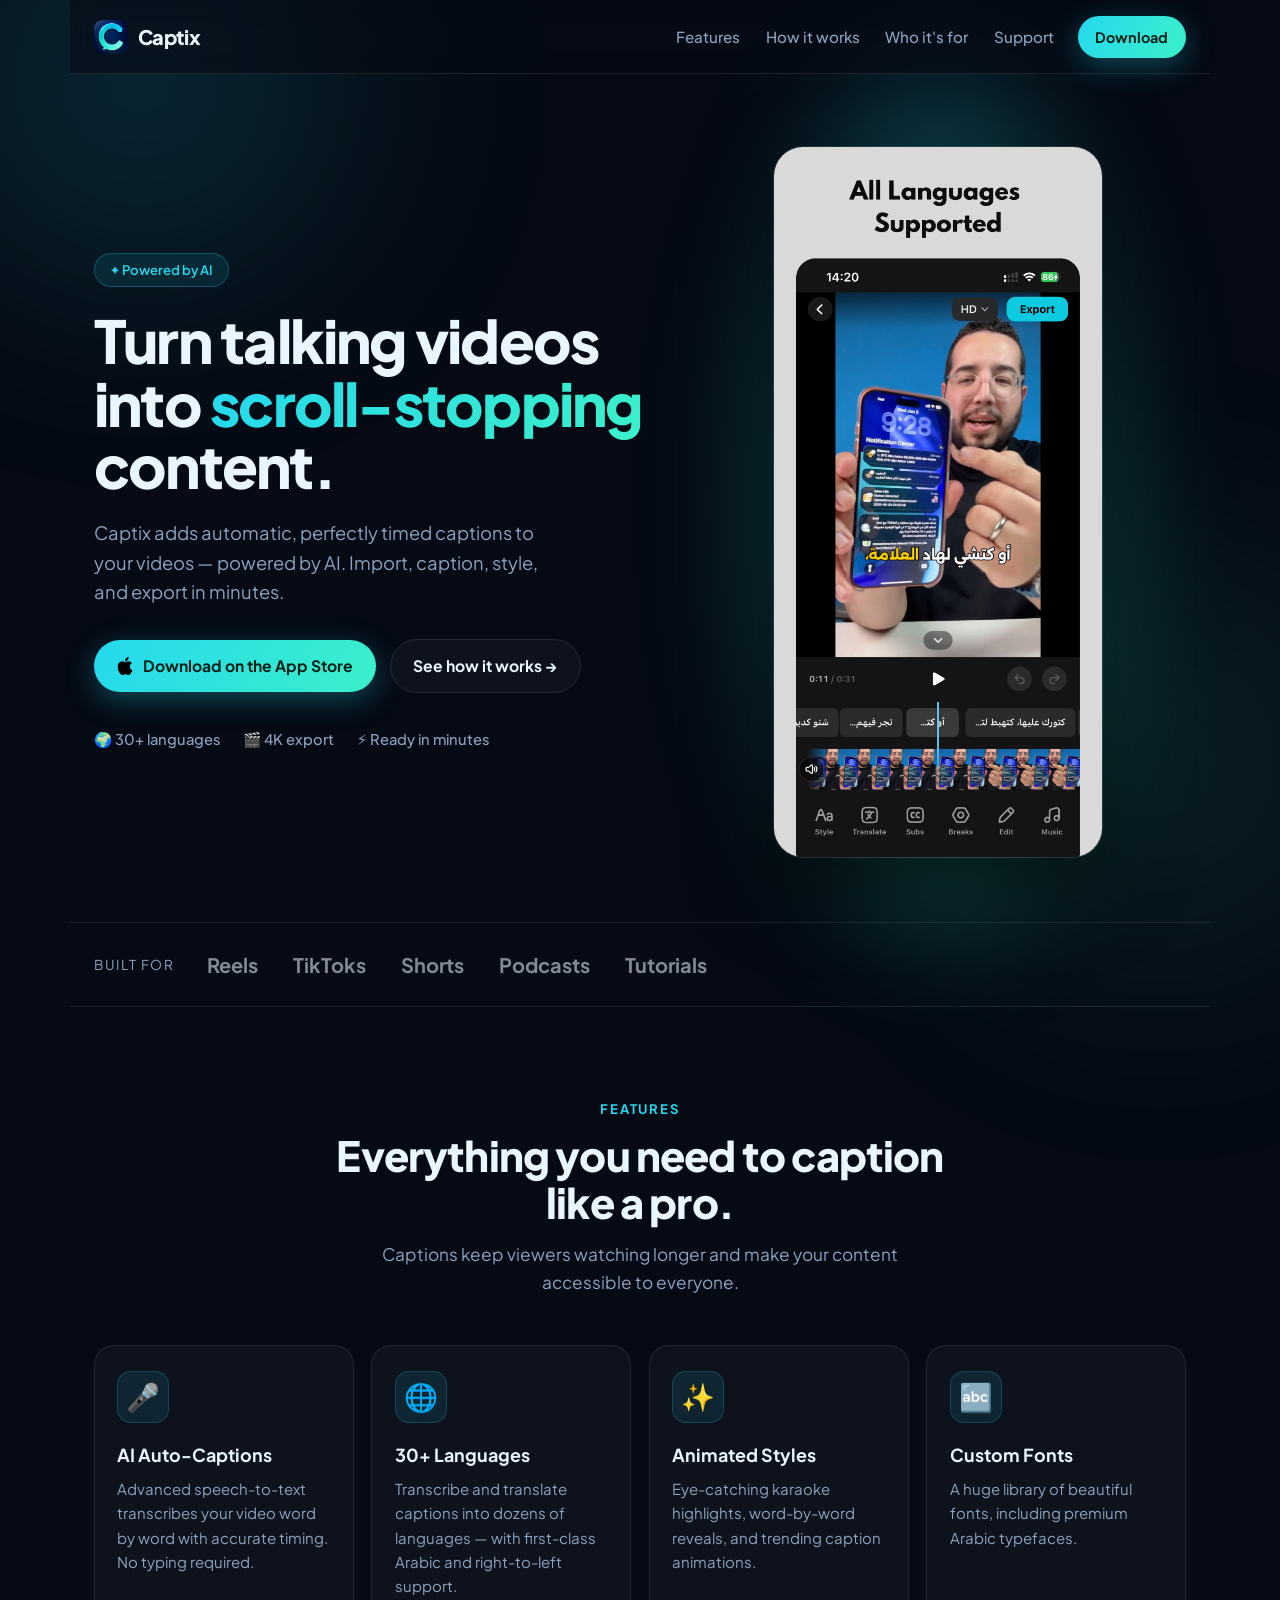
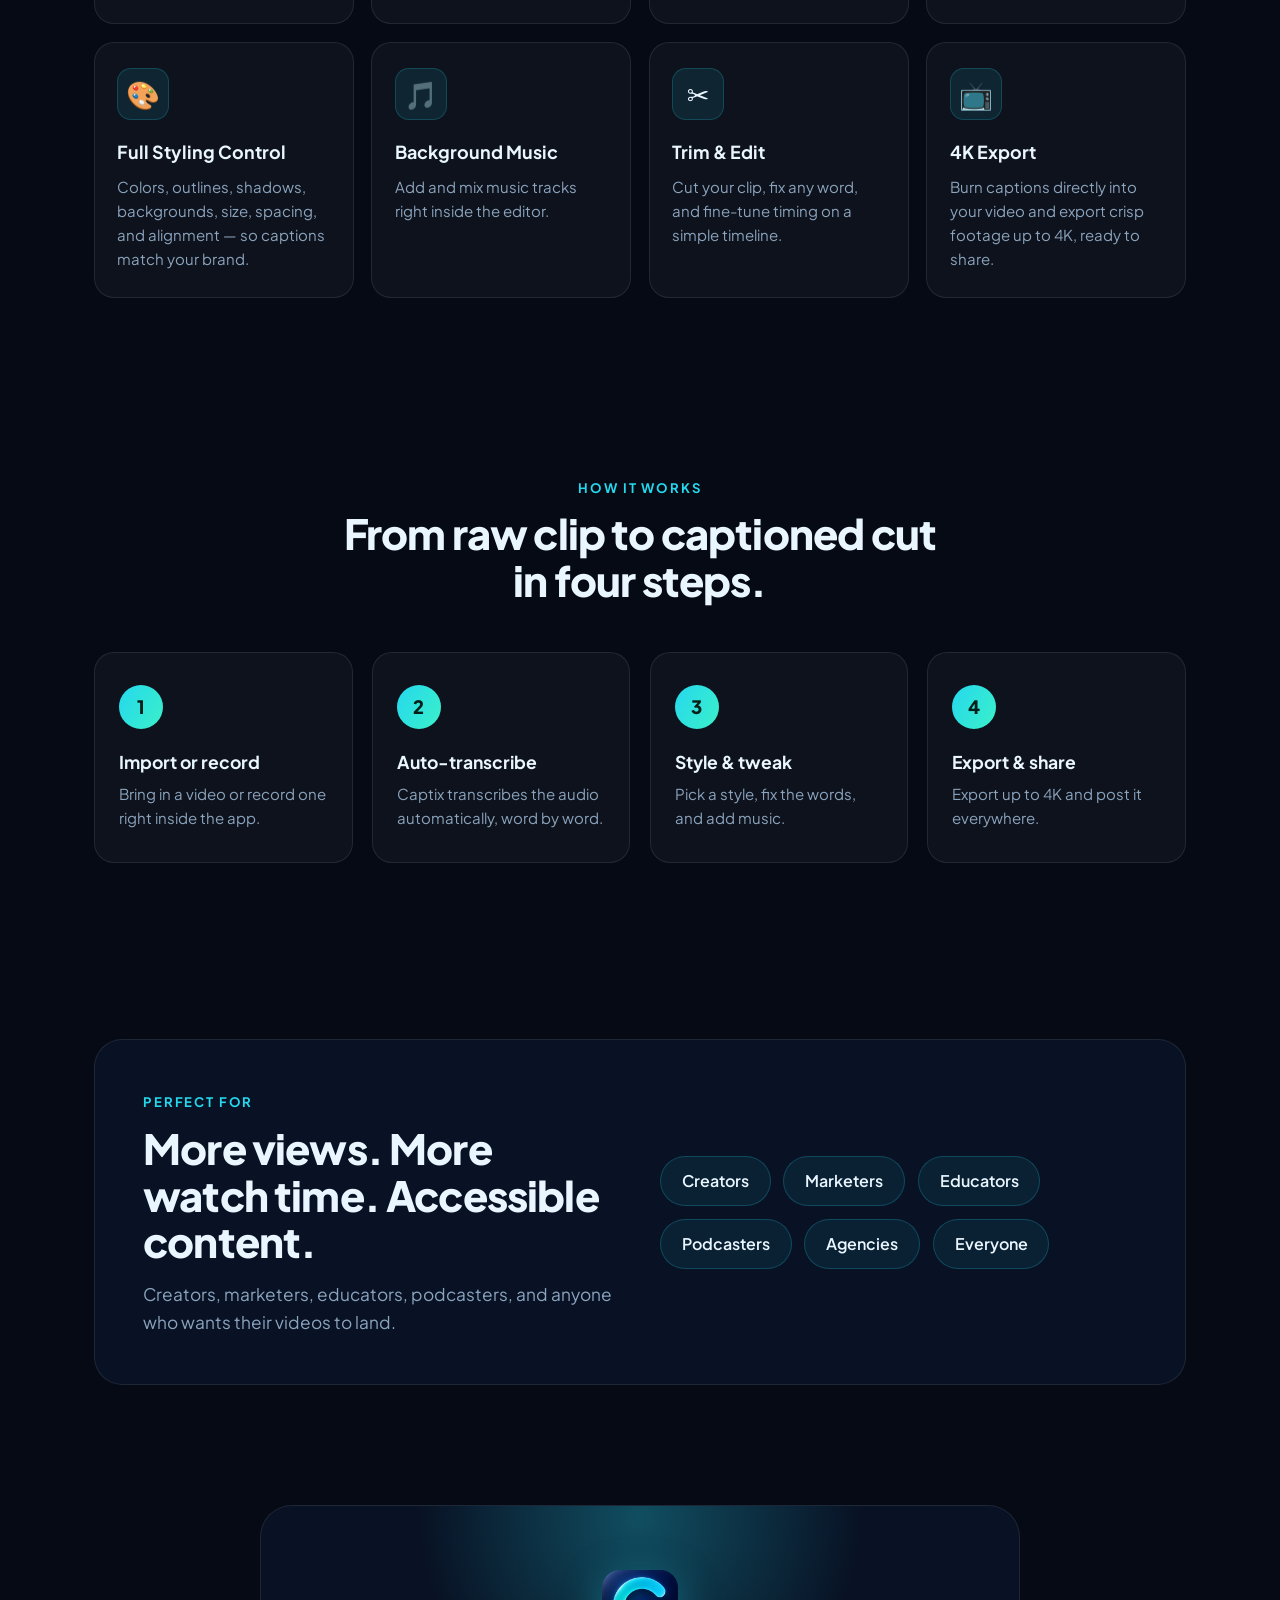
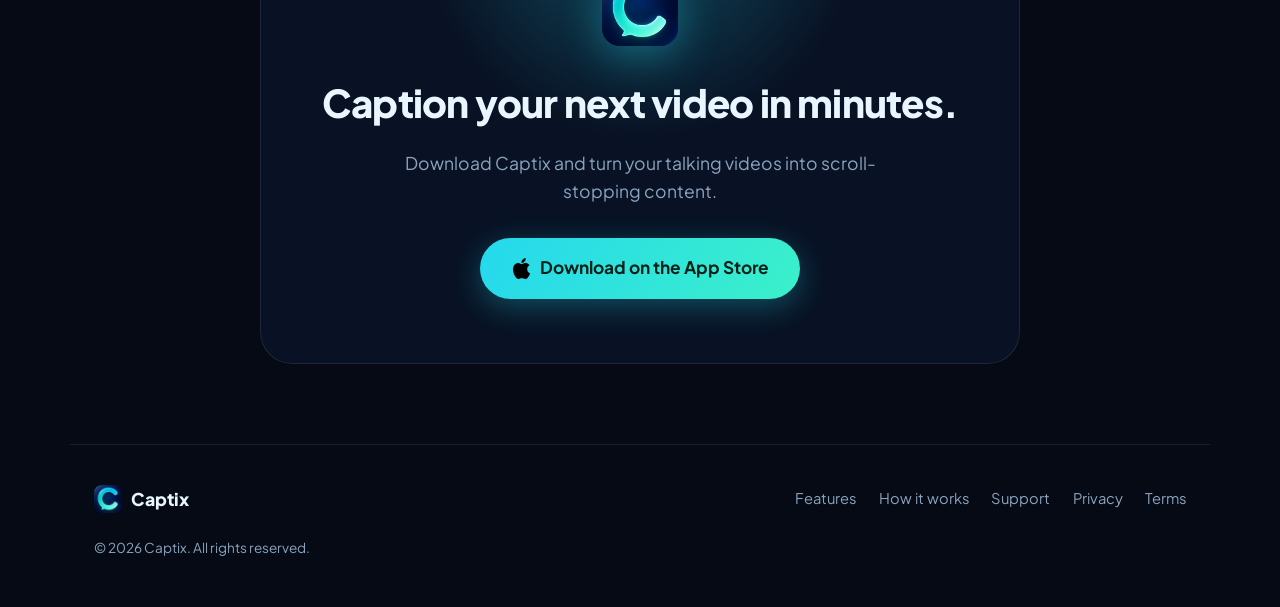
<file: index.html>
<!DOCTYPE html>
<html lang="en">
<head>
  <meta charset="UTF-8" />
  <meta name="viewport" content="width=device-width, initial-scale=1.0" />
  <title>Captix — AI Captions for Your Videos</title>
  <meta name="description" content="Captix turns your talking videos into scroll-stopping content with automatic, perfectly timed AI captions. Import, caption, style, and export in minutes." />
  <meta property="og:title" content="Captix — AI Captions for Your Videos" />
  <meta property="og:description" content="Automatic, perfectly timed captions powered by AI. Caption your next video in minutes." />
  <meta property="og:image" content="assets/logo.png" />
  <link rel="icon" type="image/png" href="assets/logo.png" />
  <link rel="preconnect" href="https://fonts.googleapis.com" />
  <link rel="preconnect" href="https://fonts.gstatic.com" crossorigin />
  <link href="https://fonts.googleapis.com/css2?family=Plus+Jakarta+Sans:wght@400;500;600;700;800&display=swap" rel="stylesheet" />
  <link rel="stylesheet" href="style.css" />
</head>
<body>
  <div class="glow glow-1" aria-hidden="true"></div>
  <div class="glow glow-2" aria-hidden="true"></div>

  <!-- NAV -->
  <header class="nav">
    <a class="brand" href="#top">
      <img src="assets/logo.png" alt="Captix logo" class="brand-logo" />
      <span class="brand-name">Captix</span>
    </a>
    <nav class="nav-links">
      <a href="#features">Features</a>
      <a href="#how">How it works</a>
      <a href="#who">Who it's for</a>
      <a href="support/">Support</a>
    </nav>
    <a href="#download" class="btn btn-primary btn-sm">Download</a>
  </header>

  <!-- HERO -->
  <section class="hero" id="top">
    <div class="hero-copy">
      <span class="pill">✦ Powered by AI</span>
      <h1>Turn talking videos into <span class="grad">scroll-stopping</span> content.</h1>
      <p class="lead">Captix adds automatic, perfectly timed captions to your videos — powered by AI. Import, caption, style, and export in minutes.</p>
      <div class="hero-actions">
        <a href="#download" class="btn btn-primary">
          <img src="assets/apple.png" alt="" aria-hidden="true" class="apple-ico" />
          Download on the App Store
        </a>
        <a href="#how" class="btn btn-ghost">See how it works →</a>
      </div>
      <div class="hero-meta">
        <span>🌍 30+ languages</span>
        <span>🎬 4K export</span>
        <span>⚡ Ready in minutes</span>
      </div>
    </div>
    <div class="hero-visual">
      <div class="phone-glow"></div>
      <img src="assets/screenshot.png" alt="Captix editor with Arabic captions" class="hero-shot" />
    </div>
  </section>

  <!-- LOGO STRIP -->
  <section class="strip">
    <span>Built for</span>
    <div class="strip-items">
      <b>Reels</b><b>TikToks</b><b>Shorts</b><b>Podcasts</b><b>Tutorials</b>
    </div>
  </section>

  <!-- FEATURES -->
  <section class="section" id="features">
    <div class="section-head">
      <span class="eyebrow">Features</span>
      <h2>Everything you need to caption like a pro.</h2>
      <p>Captions keep viewers watching longer and make your content accessible to everyone.</p>
    </div>
    <div class="grid">
      <article class="card">
        <div class="ico">🎤</div>
        <h3>AI Auto-Captions</h3>
        <p>Advanced speech-to-text transcribes your video word by word with accurate timing. No typing required.</p>
      </article>
      <article class="card">
        <div class="ico">🌐</div>
        <h3>30+ Languages</h3>
        <p>Transcribe and translate captions into dozens of languages — with first-class Arabic and right-to-left support.</p>
      </article>
      <article class="card">
        <div class="ico">✨</div>
        <h3>Animated Styles</h3>
        <p>Eye-catching karaoke highlights, word-by-word reveals, and trending caption animations.</p>
      </article>
      <article class="card">
        <div class="ico">🔤</div>
        <h3>Custom Fonts</h3>
        <p>A huge library of beautiful fonts, including premium Arabic typefaces.</p>
      </article>
      <article class="card">
        <div class="ico">🎨</div>
        <h3>Full Styling Control</h3>
        <p>Colors, outlines, shadows, backgrounds, size, spacing, and alignment — so captions match your brand.</p>
      </article>
      <article class="card">
        <div class="ico">🎵</div>
        <h3>Background Music</h3>
        <p>Add and mix music tracks right inside the editor.</p>
      </article>
      <article class="card">
        <div class="ico">✂️</div>
        <h3>Trim &amp; Edit</h3>
        <p>Cut your clip, fix any word, and fine-tune timing on a simple timeline.</p>
      </article>
      <article class="card">
        <div class="ico">📺</div>
        <h3>4K Export</h3>
        <p>Burn captions directly into your video and export crisp footage up to 4K, ready to share.</p>
      </article>
    </div>
  </section>

  <!-- HOW IT WORKS -->
  <section class="section how" id="how">
    <div class="section-head">
      <span class="eyebrow">How it works</span>
      <h2>From raw clip to captioned cut in four steps.</h2>
    </div>
    <div class="steps">
      <div class="step"><span class="num">1</span><h3>Import or record</h3><p>Bring in a video or record one right inside the app.</p></div>
      <div class="step"><span class="num">2</span><h3>Auto-transcribe</h3><p>Captix transcribes the audio automatically, word by word.</p></div>
      <div class="step"><span class="num">3</span><h3>Style &amp; tweak</h3><p>Pick a style, fix the words, and add music.</p></div>
      <div class="step"><span class="num">4</span><h3>Export &amp; share</h3><p>Export up to 4K and post it everywhere.</p></div>
    </div>
  </section>

  <!-- WHO IT'S FOR -->
  <section class="section who" id="who">
    <div class="who-inner">
      <div class="section-head left">
        <span class="eyebrow">Perfect for</span>
        <h2>More views. More watch time. Accessible content.</h2>
        <p>Creators, marketers, educators, podcasters, and anyone who wants their videos to land.</p>
      </div>
      <div class="tags">
        <span>Creators</span><span>Marketers</span><span>Educators</span>
        <span>Podcasters</span><span>Agencies</span><span>Everyone</span>
      </div>
    </div>
  </section>

  <!-- CTA / DOWNLOAD -->
  <section class="cta" id="download">
    <img src="assets/logo.png" alt="Captix logo" class="cta-logo" />
    <h2>Caption your next video in minutes.</h2>
    <p>Download Captix and turn your talking videos into scroll-stopping content.</p>
    <a href="#" class="btn btn-primary btn-lg">
      <img src="assets/apple.png" alt="" aria-hidden="true" class="apple-ico apple-ico-lg" />
      Download on the App Store
    </a>
  </section>

  <!-- FOOTER -->
  <footer class="footer">
    <div class="foot-brand">
      <img src="assets/logo.png" alt="Captix logo" />
      <span>Captix</span>
    </div>
    <nav class="foot-links">
      <a href="#features">Features</a>
      <a href="#how">How it works</a>
      <a href="support/">Support</a>
      <a href="privacy/">Privacy</a>
      <a href="terms/">Terms</a>
    </nav>
    <p class="copy">© 2026 Captix. All rights reserved.</p>
  </footer>
</body>
</html>
</file>
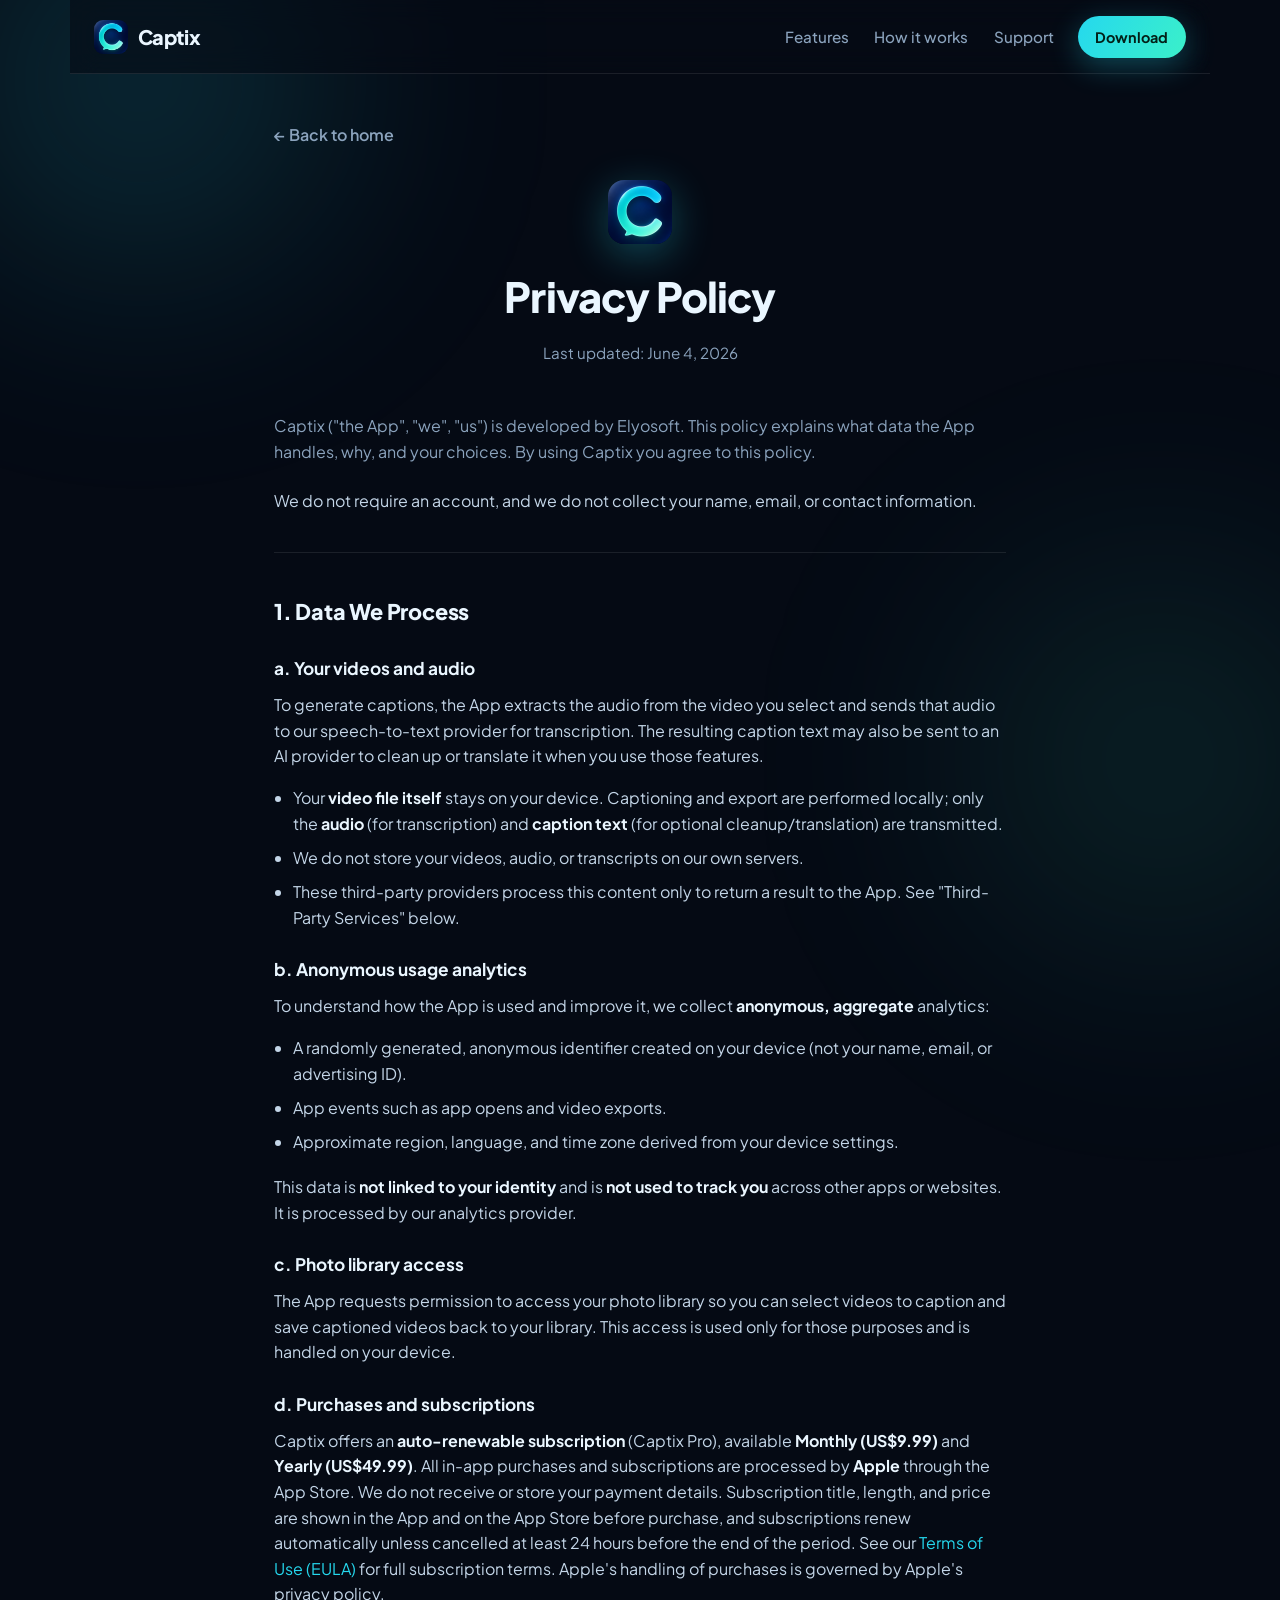
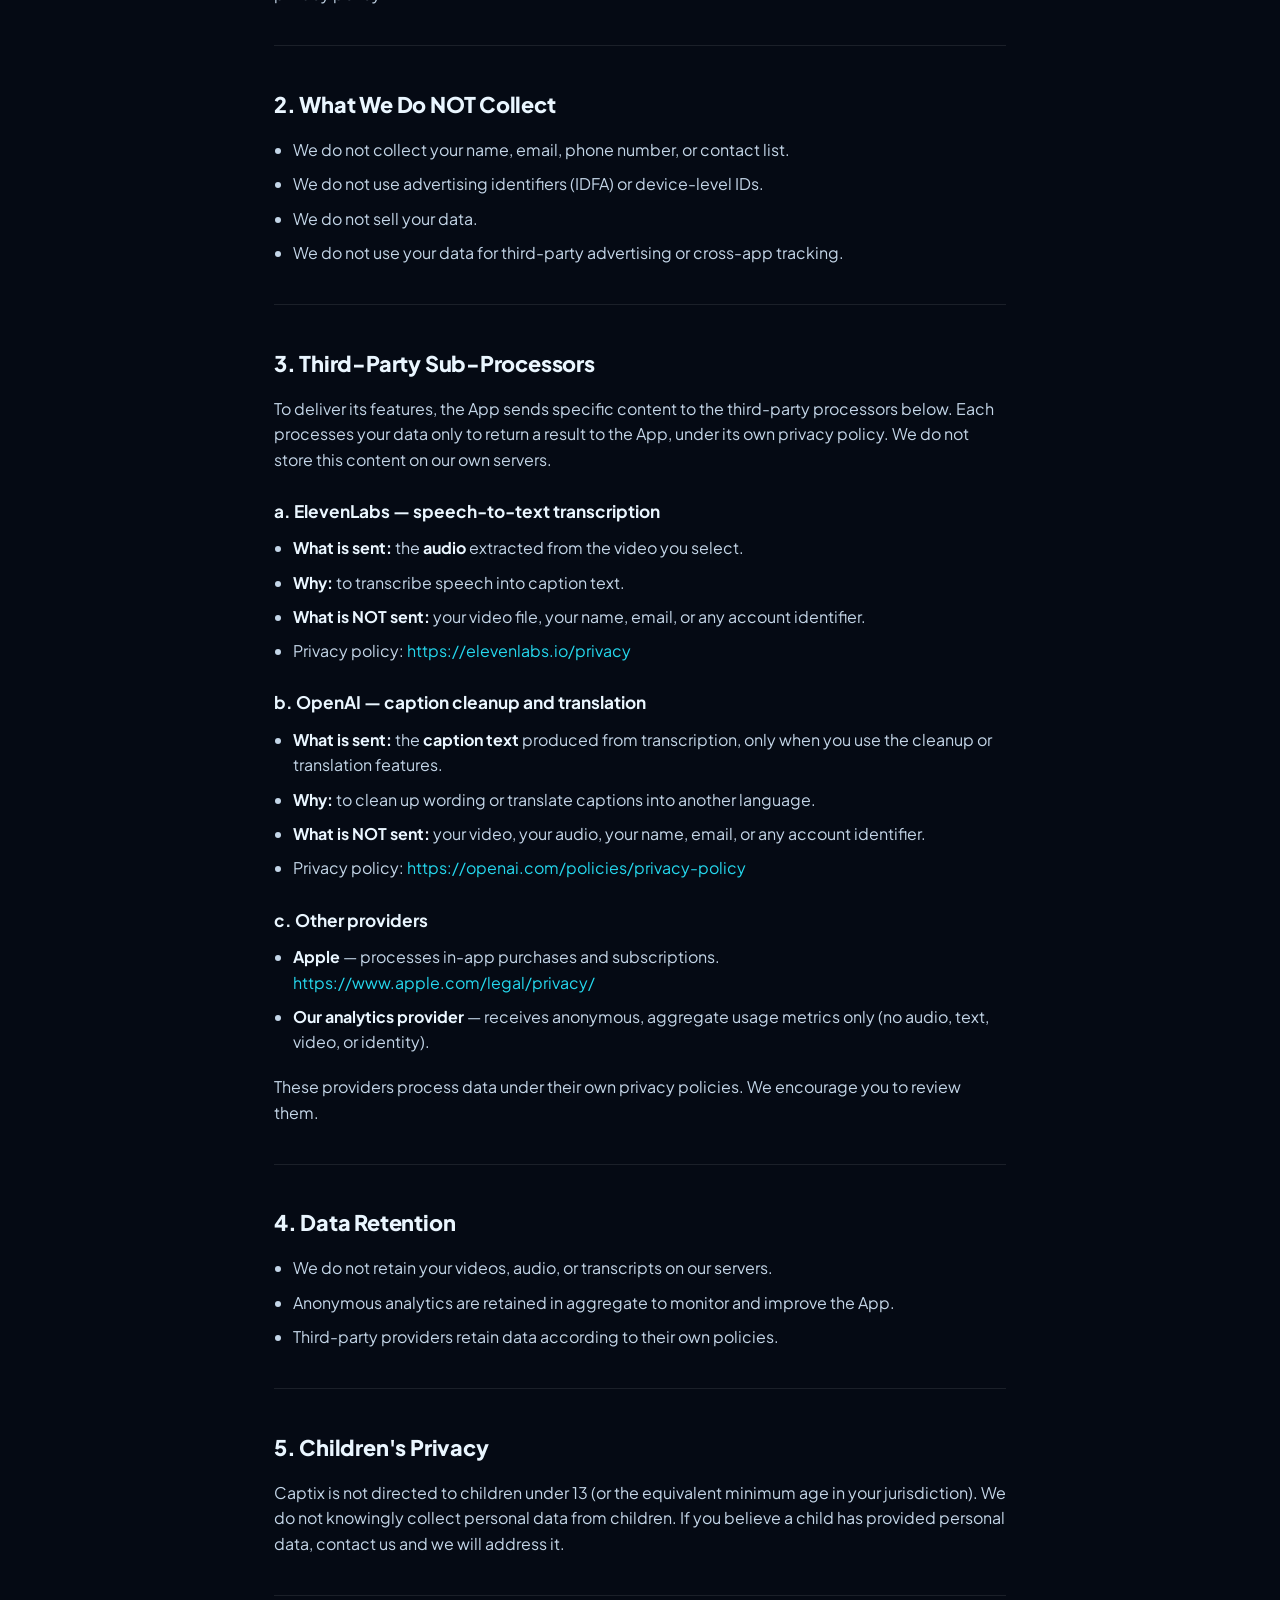
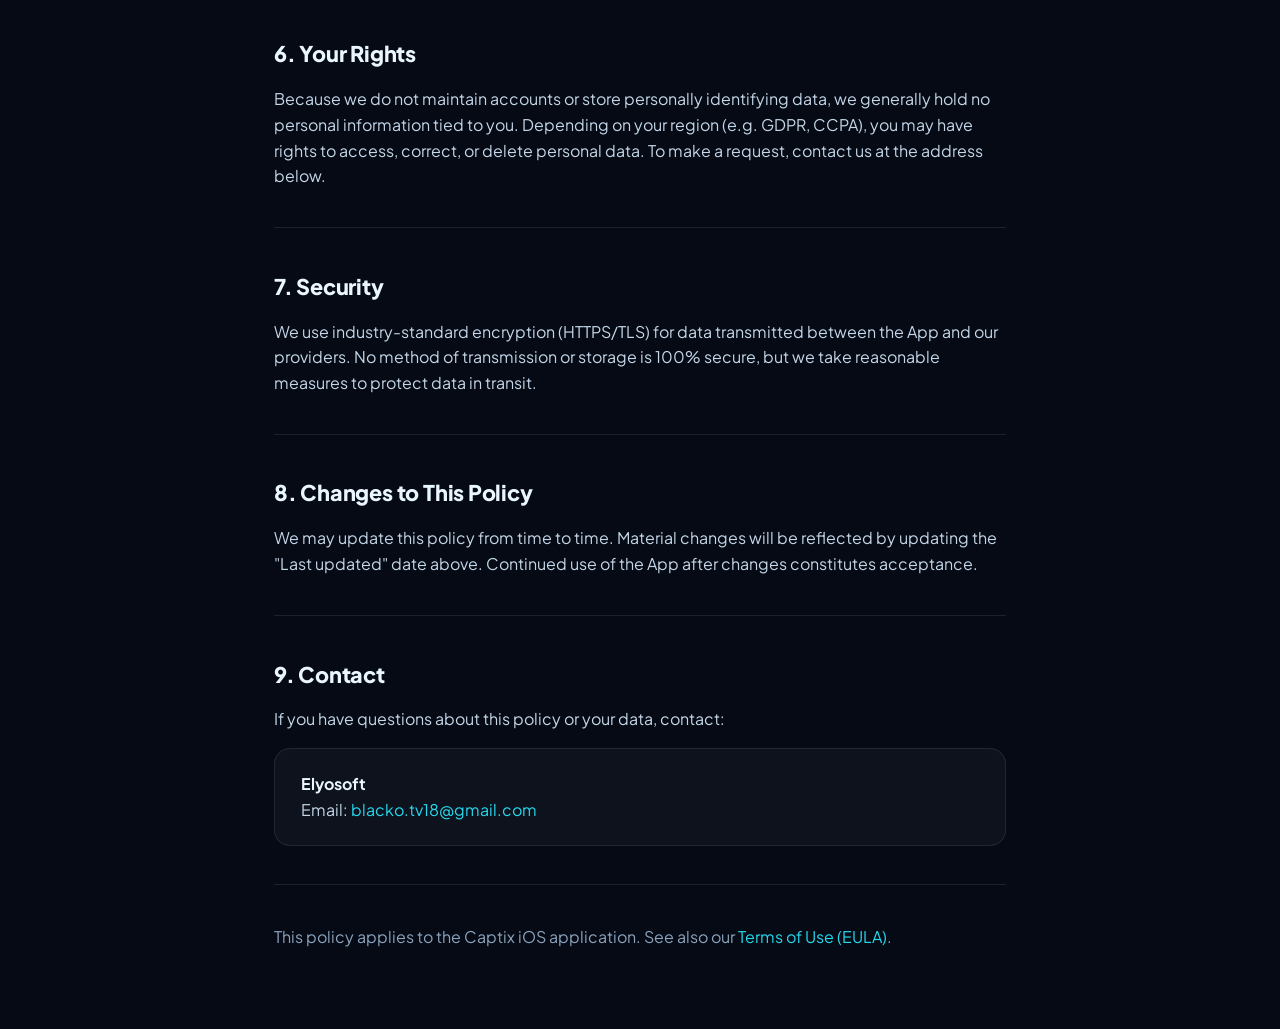
<file: privacy/index.html>
<!DOCTYPE html>
<html lang="en">
<head>
  <meta charset="UTF-8" />
  <meta name="viewport" content="width=device-width, initial-scale=1.0" />
  <title>Captix — Privacy Policy</title>
  <meta name="description" content="Privacy Policy for Captix — what data the app handles, why, and your choices." />
  <link rel="icon" type="image/png" href="../assets/logo.png" />
  <link rel="preconnect" href="https://fonts.googleapis.com" />
  <link rel="preconnect" href="https://fonts.gstatic.com" crossorigin />
  <link href="https://fonts.googleapis.com/css2?family=Plus+Jakarta+Sans:wght@400;500;600;700;800&display=swap" rel="stylesheet" />
  <link rel="stylesheet" href="../style.css" />
  <style>
    .doc { position: relative; z-index: 1; max-width: 780px; margin: 0 auto; padding: 3rem 1.5rem 5rem; }
    .doc-head { text-align: center; margin-bottom: 3rem; }
    .doc-head img { width: 64px; height: 64px; border-radius: 16px; margin: 0 auto 1.2rem; box-shadow: 0 10px 40px rgba(37,216,238,.3); }
    .doc-head h1 { font-size: clamp(1.9rem, 4.5vw, 2.6rem); letter-spacing: -.02em; font-weight: 800; }
    .doc-head .updated { color: var(--muted); margin-top: .7rem; font-size: .95rem; }
    .back-link { display: inline-flex; align-items: center; gap: .4rem; color: var(--muted); font-weight: 600; margin-bottom: 2rem; transition: color .15s; }
    .back-link:hover { color: var(--ink); }
    .doc-body { color: #c4d6e8; font-size: 1rem; }
    .doc-body .intro { color: var(--muted); margin-bottom: 1.5rem; }
    .doc-body h2 {
      font-size: 1.35rem; font-weight: 800; color: var(--ink);
      margin: 2.6rem 0 .9rem; letter-spacing: -.01em;
    }
    .doc-body h3 { font-size: 1.08rem; font-weight: 700; color: var(--ink); margin: 1.6rem 0 .6rem; }
    .doc-body p { margin-bottom: 1rem; }
    .doc-body ul { margin: 0 0 1.2rem 1.2rem; }
    .doc-body li { margin-bottom: .55rem; }
    .doc-body a { color: var(--cyan); word-break: break-word; }
    .doc-body strong { color: var(--ink); }
    .doc-body hr { border: none; border-top: 1px solid var(--line); margin: 2.4rem 0; }
    .contact-block {
      background: var(--surface); border: 1px solid var(--line); border-radius: 16px;
      padding: 1.4rem 1.6rem; margin-top: 1rem;
    }
  </style>
</head>
<body>
  <div class="glow glow-1" aria-hidden="true"></div>
  <div class="glow glow-2" aria-hidden="true"></div>

  <header class="nav">
    <a class="brand" href="../index.html">
      <img src="../assets/logo.png" alt="Captix logo" class="brand-logo" />
      <span class="brand-name">Captix</span>
    </a>
    <nav class="nav-links">
      <a href="../index.html#features">Features</a>
      <a href="../index.html#how">How it works</a>
      <a href="../support/">Support</a>
    </nav>
    <a href="../index.html#download" class="btn btn-primary btn-sm">Download</a>
  </header>

  <main class="doc">
    <a href="../index.html" class="back-link">← Back to home</a>

    <div class="doc-head">
      <img src="../assets/logo.png" alt="Captix logo" />
      <h1>Privacy Policy</h1>
      <p class="updated">Last updated: June 4, 2026</p>
    </div>

    <div class="doc-body">
      <p class="intro">Captix ("the App", "we", "us") is developed by Elyosoft. This policy explains what data the App handles, why, and your choices. By using Captix you agree to this policy.</p>
      <p>We do not require an account, and we do not collect your name, email, or contact information.</p>

      <hr />

      <h2>1. Data We Process</h2>

      <h3>a. Your videos and audio</h3>
      <p>To generate captions, the App extracts the audio from the video you select and sends that audio to our speech-to-text provider for transcription. The resulting caption text may also be sent to an AI provider to clean up or translate it when you use those features.</p>
      <ul>
        <li>Your <strong>video file itself</strong> stays on your device. Captioning and export are performed locally; only the <strong>audio</strong> (for transcription) and <strong>caption text</strong> (for optional cleanup/translation) are transmitted.</li>
        <li>We do not store your videos, audio, or transcripts on our own servers.</li>
        <li>These third-party providers process this content only to return a result to the App. See "Third-Party Services" below.</li>
      </ul>

      <h3>b. Anonymous usage analytics</h3>
      <p>To understand how the App is used and improve it, we collect <strong>anonymous, aggregate</strong> analytics:</p>
      <ul>
        <li>A randomly generated, anonymous identifier created on your device (not your name, email, or advertising ID).</li>
        <li>App events such as app opens and video exports.</li>
        <li>Approximate region, language, and time zone derived from your device settings.</li>
      </ul>
      <p>This data is <strong>not linked to your identity</strong> and is <strong>not used to track you</strong> across other apps or websites. It is processed by our analytics provider.</p>

      <h3>c. Photo library access</h3>
      <p>The App requests permission to access your photo library so you can select videos to caption and save captioned videos back to your library. This access is used only for those purposes and is handled on your device.</p>

      <h3>d. Purchases and subscriptions</h3>
      <p>Captix offers an <strong>auto-renewable subscription</strong> (Captix Pro), available <strong>Monthly (US$9.99)</strong> and <strong>Yearly (US$49.99)</strong>. All in-app purchases and subscriptions are processed by <strong>Apple</strong> through the App Store. We do not receive or store your payment details. Subscription title, length, and price are shown in the App and on the App Store before purchase, and subscriptions renew automatically unless cancelled at least 24 hours before the end of the period. See our <a href="../terms/">Terms of Use (EULA)</a> for full subscription terms. Apple's handling of purchases is governed by Apple's privacy policy.</p>

      <hr />

      <h2>2. What We Do NOT Collect</h2>
      <ul>
        <li>We do not collect your name, email, phone number, or contact list.</li>
        <li>We do not use advertising identifiers (IDFA) or device-level IDs.</li>
        <li>We do not sell your data.</li>
        <li>We do not use your data for third-party advertising or cross-app tracking.</li>
      </ul>

      <hr />

      <h2>3. Third-Party Sub-Processors</h2>
      <p>To deliver its features, the App sends specific content to the third-party processors below. Each processes your data only to return a result to the App, under its own privacy policy. We do not store this content on our own servers.</p>

      <h3>a. ElevenLabs — speech-to-text transcription</h3>
      <ul>
        <li><strong>What is sent:</strong> the <strong>audio</strong> extracted from the video you select.</li>
        <li><strong>Why:</strong> to transcribe speech into caption text.</li>
        <li><strong>What is NOT sent:</strong> your video file, your name, email, or any account identifier.</li>
        <li>Privacy policy: <a href="https://elevenlabs.io/privacy" target="_blank" rel="noopener">https://elevenlabs.io/privacy</a></li>
      </ul>

      <h3>b. OpenAI — caption cleanup and translation</h3>
      <ul>
        <li><strong>What is sent:</strong> the <strong>caption text</strong> produced from transcription, only when you use the cleanup or translation features.</li>
        <li><strong>Why:</strong> to clean up wording or translate captions into another language.</li>
        <li><strong>What is NOT sent:</strong> your video, your audio, your name, email, or any account identifier.</li>
        <li>Privacy policy: <a href="https://openai.com/policies/privacy-policy" target="_blank" rel="noopener">https://openai.com/policies/privacy-policy</a></li>
      </ul>

      <h3>c. Other providers</h3>
      <ul>
        <li><strong>Apple</strong> — processes in-app purchases and subscriptions. <a href="https://www.apple.com/legal/privacy/" target="_blank" rel="noopener">https://www.apple.com/legal/privacy/</a></li>
        <li><strong>Our analytics provider</strong> — receives anonymous, aggregate usage metrics only (no audio, text, video, or identity).</li>
      </ul>
      <p>These providers process data under their own privacy policies. We encourage you to review them.</p>

      <hr />

      <h2>4. Data Retention</h2>
      <ul>
        <li>We do not retain your videos, audio, or transcripts on our servers.</li>
        <li>Anonymous analytics are retained in aggregate to monitor and improve the App.</li>
        <li>Third-party providers retain data according to their own policies.</li>
      </ul>

      <hr />

      <h2>5. Children's Privacy</h2>
      <p>Captix is not directed to children under 13 (or the equivalent minimum age in your jurisdiction). We do not knowingly collect personal data from children. If you believe a child has provided personal data, contact us and we will address it.</p>

      <hr />

      <h2>6. Your Rights</h2>
      <p>Because we do not maintain accounts or store personally identifying data, we generally hold no personal information tied to you. Depending on your region (e.g. GDPR, CCPA), you may have rights to access, correct, or delete personal data. To make a request, contact us at the address below.</p>

      <hr />

      <h2>7. Security</h2>
      <p>We use industry-standard encryption (HTTPS/TLS) for data transmitted between the App and our providers. No method of transmission or storage is 100% secure, but we take reasonable measures to protect data in transit.</p>

      <hr />

      <h2>8. Changes to This Policy</h2>
      <p>We may update this policy from time to time. Material changes will be reflected by updating the "Last updated" date above. Continued use of the App after changes constitutes acceptance.</p>

      <hr />

      <h2>9. Contact</h2>
      <p>If you have questions about this policy or your data, contact:</p>
      <div class="contact-block">
        <p style="margin:0;"><strong>Elyosoft</strong><br />
        Email: <a href="mailto:blacko.tv18@gmail.com?subject=Captix%20Privacy">blacko.tv18@gmail.com</a></p>
      </div>

      <hr />

      <p class="intro" style="margin-bottom:0;">This policy applies to the Captix iOS application. See also our <a href="../terms/">Terms of Use (EULA)</a>.</p>
    </div>
  </main>
</body>
</html>
</file>
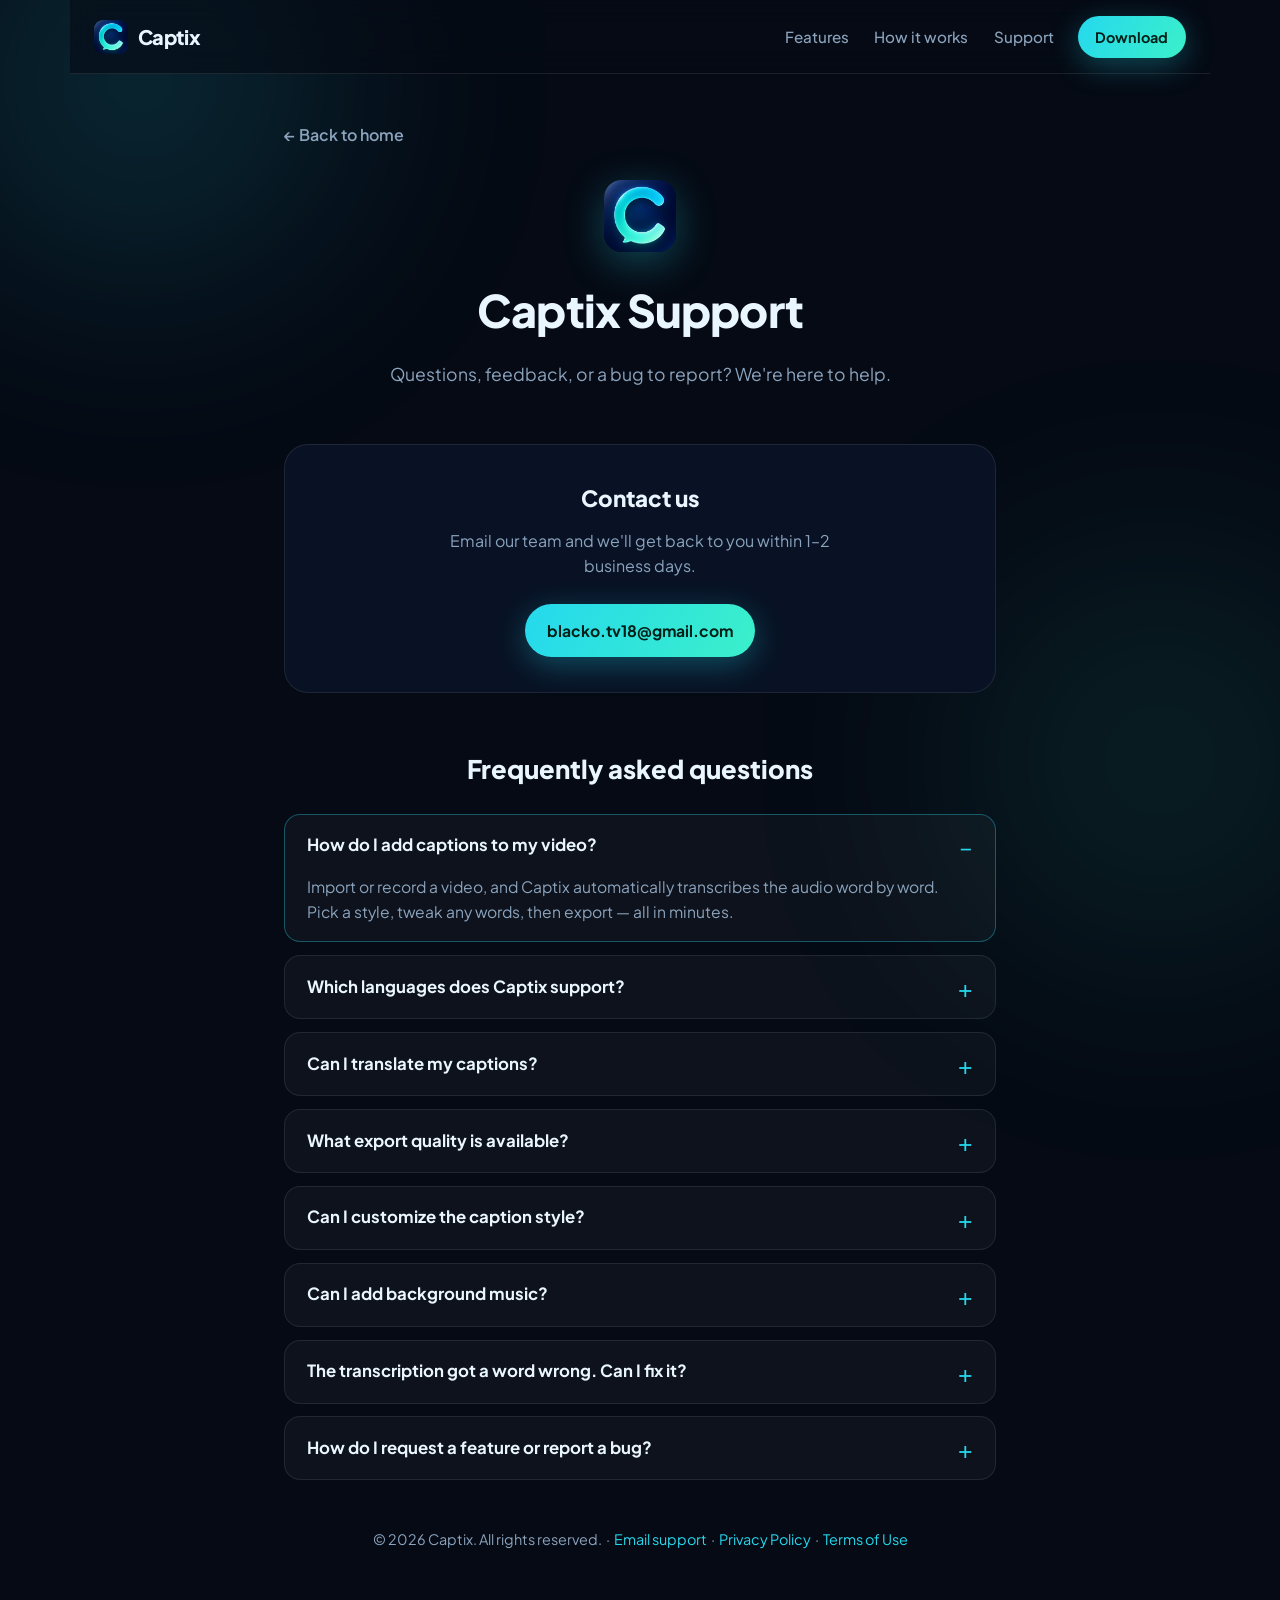
<file: support/index.html>
<!DOCTYPE html>
<html lang="en">
<head>
  <meta charset="UTF-8" />
  <meta name="viewport" content="width=device-width, initial-scale=1.0" />
  <title>Captix — Support</title>
  <meta name="description" content="Get help with Captix. FAQs, contact, and support for AI video captions." />
  <link rel="icon" type="image/png" href="../assets/logo.png" />
  <link rel="preconnect" href="https://fonts.googleapis.com" />
  <link rel="preconnect" href="https://fonts.gstatic.com" crossorigin />
  <link href="https://fonts.googleapis.com/css2?family=Plus+Jakarta+Sans:wght@400;500;600;700;800&display=swap" rel="stylesheet" />
  <link rel="stylesheet" href="../style.css" />
  <style>
    .support-main { position: relative; z-index: 1; max-width: 760px; margin: 0 auto; padding: 3rem 1.5rem 5rem; }
    .support-hero { text-align: center; margin-bottom: 3.5rem; }
    .support-hero img { width: 72px; height: 72px; border-radius: 18px; margin: 0 auto 1.4rem; box-shadow: 0 10px 40px rgba(37,216,238,.3); }
    .support-hero h1 { font-size: clamp(2rem, 5vw, 2.8rem); letter-spacing: -.02em; font-weight: 800; }
    .support-hero p { color: var(--muted); margin-top: .9rem; font-size: 1.1rem; }
    .contact-card {
      background: var(--bg-2); border: 1px solid var(--line); border-radius: 24px;
      padding: 2.2rem; text-align: center; margin-bottom: 3.5rem;
    }
    .contact-card h2 { font-size: 1.4rem; font-weight: 800; }
    .contact-card p { color: var(--muted); margin: .7rem auto 1.6rem; max-width: 28rem; }
    .contact-email { font-weight: 700; }
    .faq h2 { font-size: 1.6rem; font-weight: 800; margin-bottom: 1.5rem; text-align: center; }
    details {
      background: var(--surface); border: 1px solid var(--line); border-radius: 16px;
      padding: 1.1rem 1.4rem; margin-bottom: .8rem; transition: border-color .2s;
    }
    details[open] { border-color: rgba(37,216,238,.35); }
    summary {
      cursor: pointer; font-weight: 700; font-size: 1.05rem; list-style: none;
      display: flex; justify-content: space-between; align-items: center; gap: 1rem;
    }
    summary::-webkit-details-marker { display: none; }
    summary::after { content: "+"; color: var(--cyan); font-size: 1.5rem; font-weight: 400; line-height: 1; }
    details[open] summary::after { content: "–"; }
    details p { color: var(--muted); margin-top: .9rem; font-size: .98rem; }
    .back-link { display: inline-flex; align-items: center; gap: .4rem; color: var(--muted); font-weight: 600; margin-bottom: 2rem; transition: color .15s; }
    .back-link:hover { color: var(--ink); }
    .legal { text-align: center; color: var(--muted); font-size: .9rem; margin-top: 3rem; }
    .legal a { color: var(--cyan); }
  </style>
</head>
<body>
  <div class="glow glow-1" aria-hidden="true"></div>
  <div class="glow glow-2" aria-hidden="true"></div>

  <header class="nav">
    <a class="brand" href="../index.html">
      <img src="../assets/logo.png" alt="Captix logo" class="brand-logo" />
      <span class="brand-name">Captix</span>
    </a>
    <nav class="nav-links">
      <a href="../index.html#features">Features</a>
      <a href="../index.html#how">How it works</a>
      <a href="./">Support</a>
    </nav>
    <a href="../index.html#download" class="btn btn-primary btn-sm">Download</a>
  </header>

  <main class="support-main">
    <a href="../index.html" class="back-link">← Back to home</a>

    <div class="support-hero">
      <img src="../assets/logo.png" alt="Captix logo" />
      <h1>Captix Support</h1>
      <p>Questions, feedback, or a bug to report? We're here to help.</p>
    </div>

    <section class="contact-card">
      <h2>Contact us</h2>
      <p>Email our team and we'll get back to you within 1–2 business days.</p>
      <a href="mailto:blacko.tv18@gmail.com?subject=Captix%20Support" class="btn btn-primary contact-email">blacko.tv18@gmail.com</a>
    </section>

    <section class="faq">
      <h2>Frequently asked questions</h2>

      <details open>
        <summary>How do I add captions to my video?</summary>
        <p>Import or record a video, and Captix automatically transcribes the audio word by word. Pick a style, tweak any words, then export — all in minutes.</p>
      </details>

      <details>
        <summary>Which languages does Captix support?</summary>
        <p>Captix transcribes and translates captions into 30+ languages, with first-class Arabic and full right-to-left (RTL) support.</p>
      </details>

      <details>
        <summary>Can I translate my captions?</summary>
        <p>Yes. Use the Translate tool in the editor to convert your captions into dozens of languages.</p>
      </details>

      <details>
        <summary>What export quality is available?</summary>
        <p>Captix burns captions directly into your video and exports crisp footage up to 4K, ready to share on Reels, TikTok, Shorts, and more.</p>
      </details>

      <details>
        <summary>Can I customize the caption style?</summary>
        <p>Absolutely. Control colors, outlines, shadows, backgrounds, size, spacing, alignment, and fonts — including premium Arabic typefaces — plus animated karaoke and word-by-word reveals.</p>
      </details>

      <details>
        <summary>Can I add background music?</summary>
        <p>Yes. Add and mix music tracks right inside the editor before you export.</p>
      </details>

      <details>
        <summary>The transcription got a word wrong. Can I fix it?</summary>
        <p>Yes. Tap any word on the timeline to edit the text or fine-tune its timing.</p>
      </details>

      <details>
        <summary>How do I request a feature or report a bug?</summary>
        <p>Email us at blacko.tv18@gmail.com with as much detail as possible — including your device model and iOS version for bug reports. We read every message.</p>
      </details>
    </section>

    <p class="legal">
      © 2026 Captix. All rights reserved. &nbsp;·&nbsp;
      <a href="mailto:blacko.tv18@gmail.com?subject=Captix%20Support">Email support</a> &nbsp;·&nbsp;
      <a href="../privacy/">Privacy Policy</a> &nbsp;·&nbsp;
      <a href="../terms/">Terms of Use</a>
    </p>
  </main>
</body>
</html>
</file>
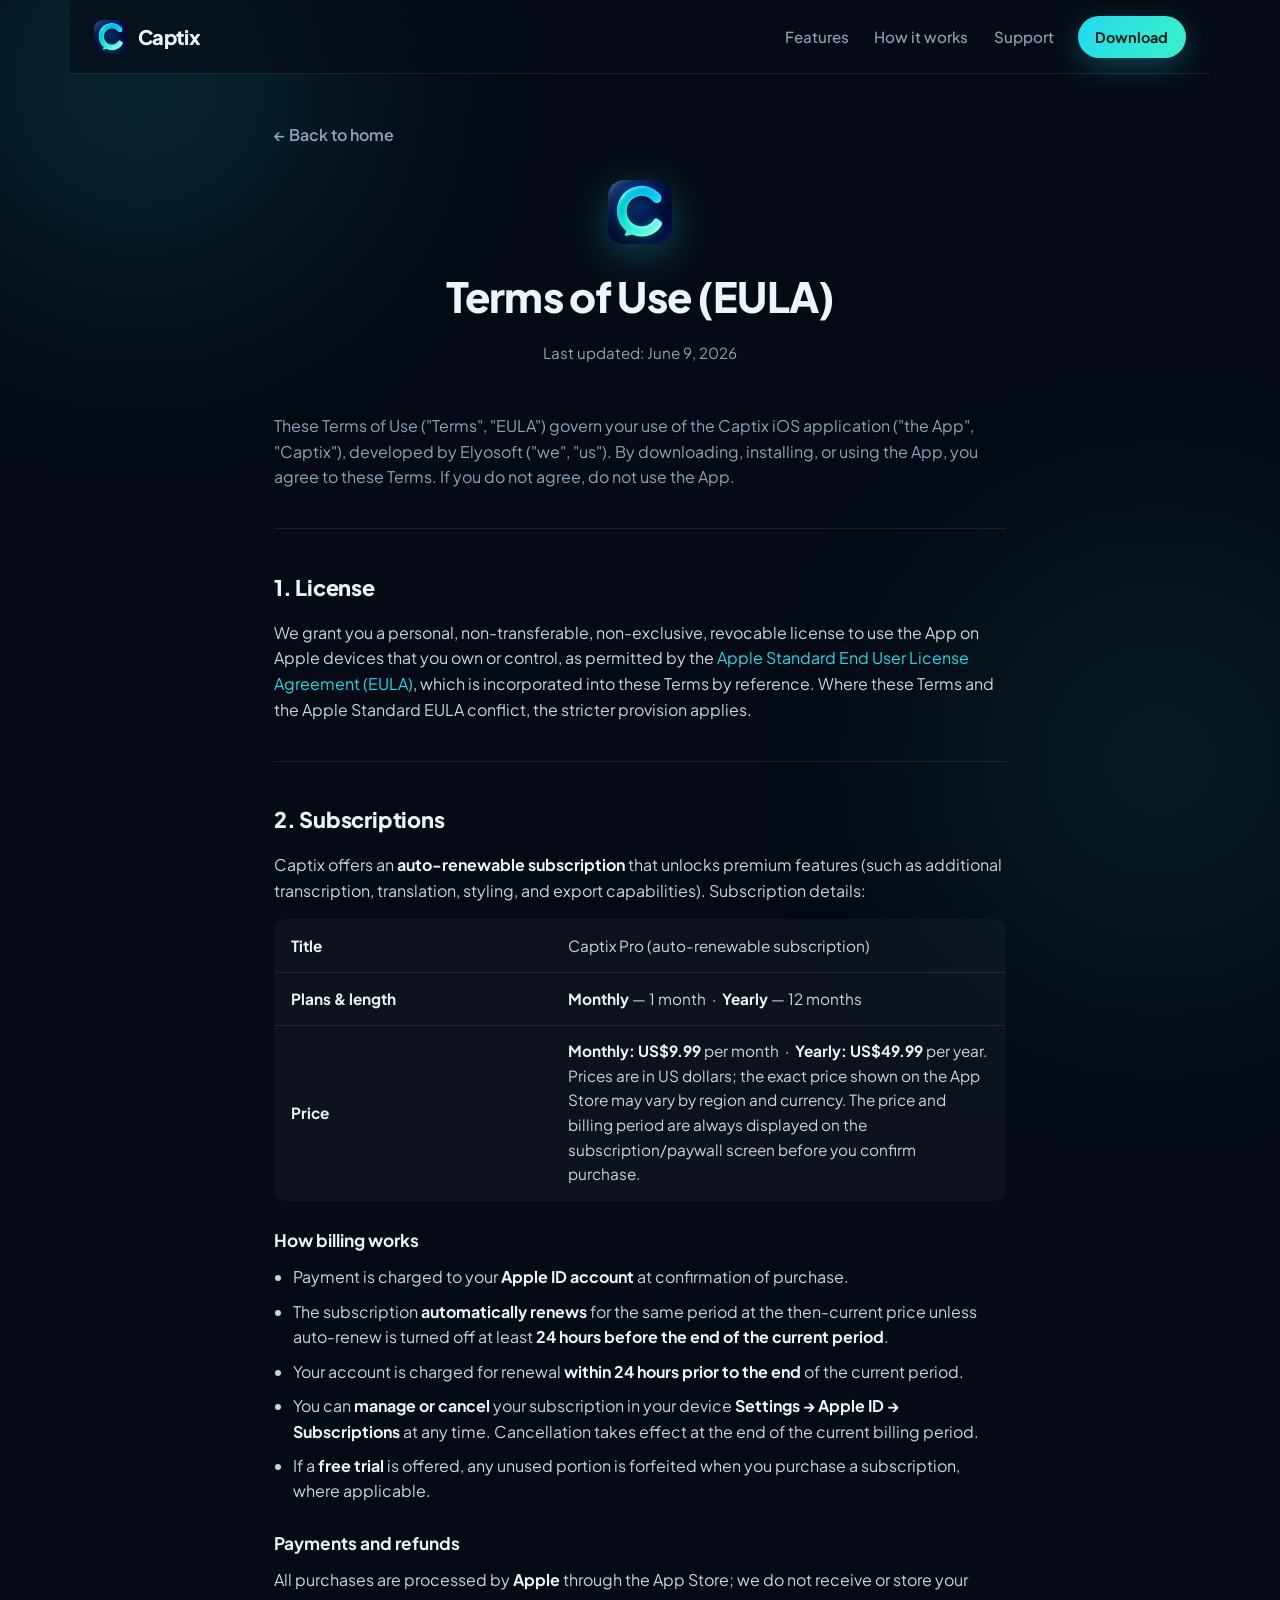
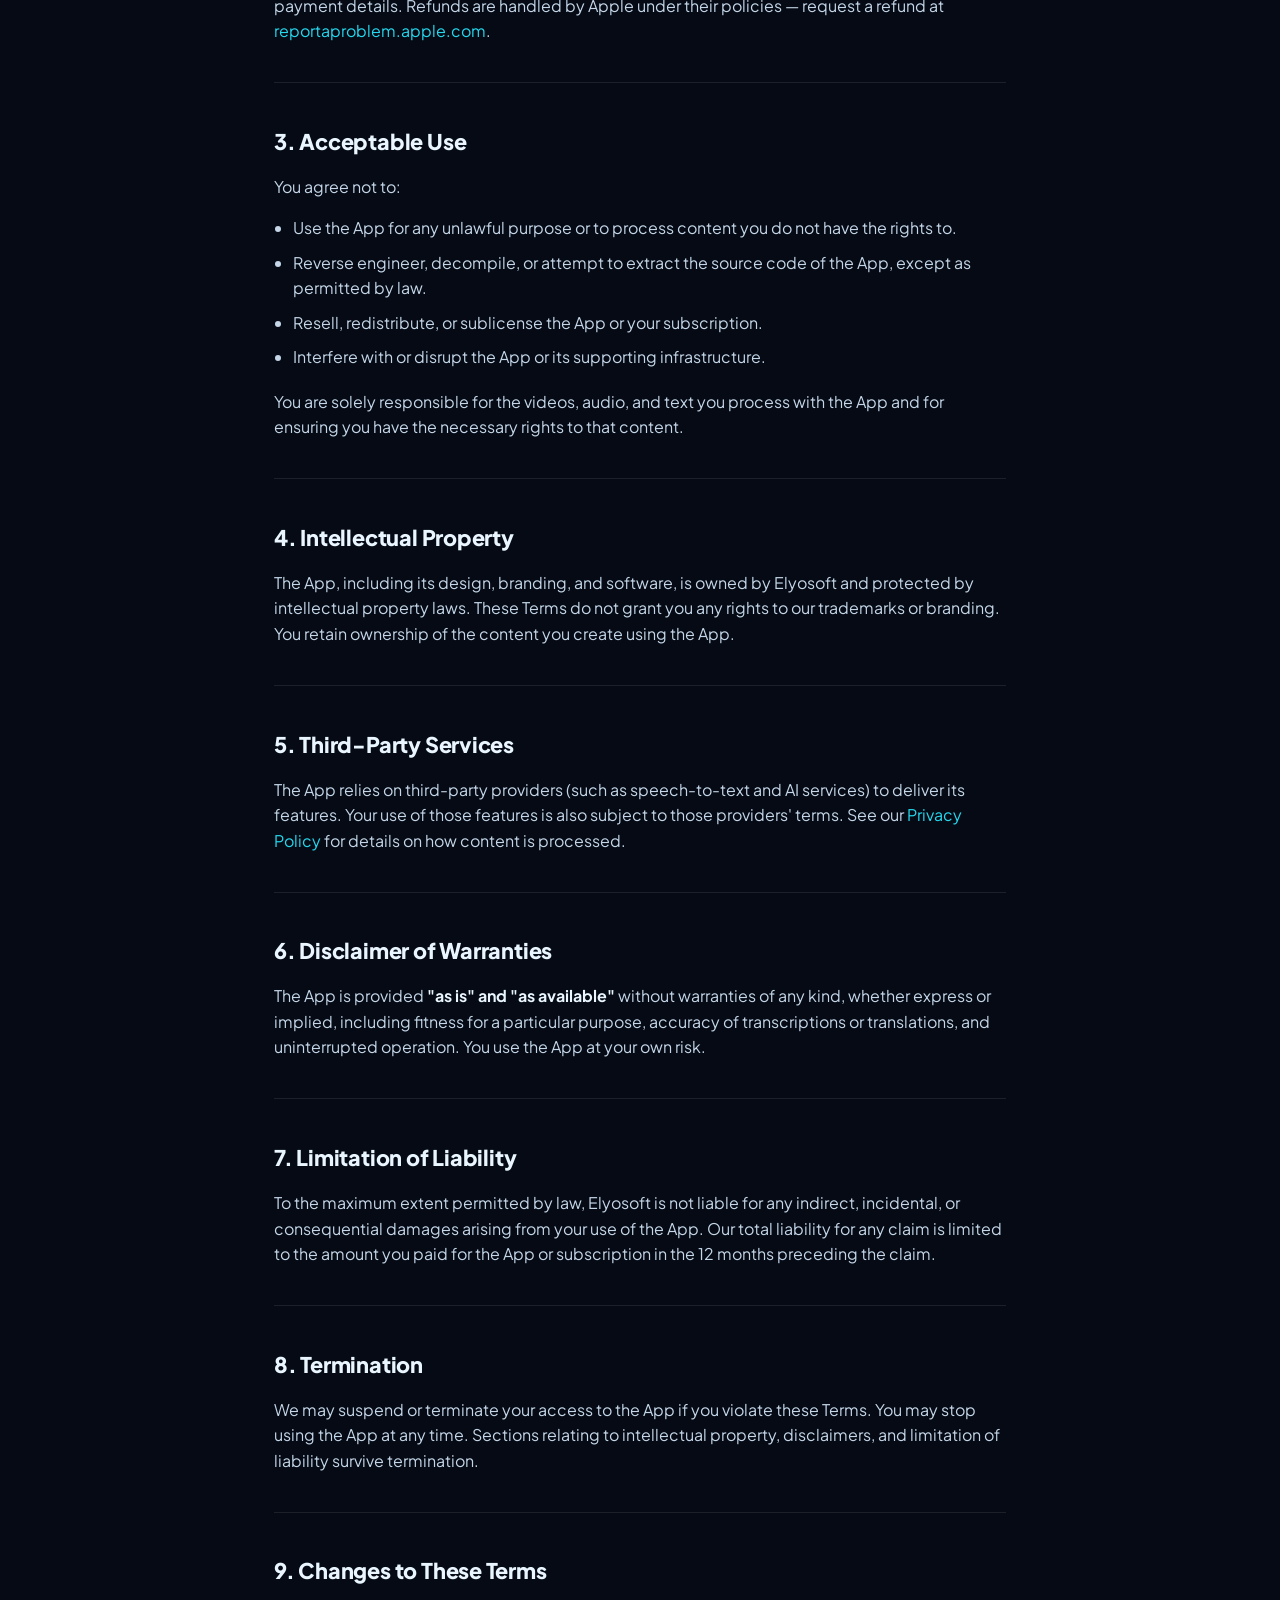
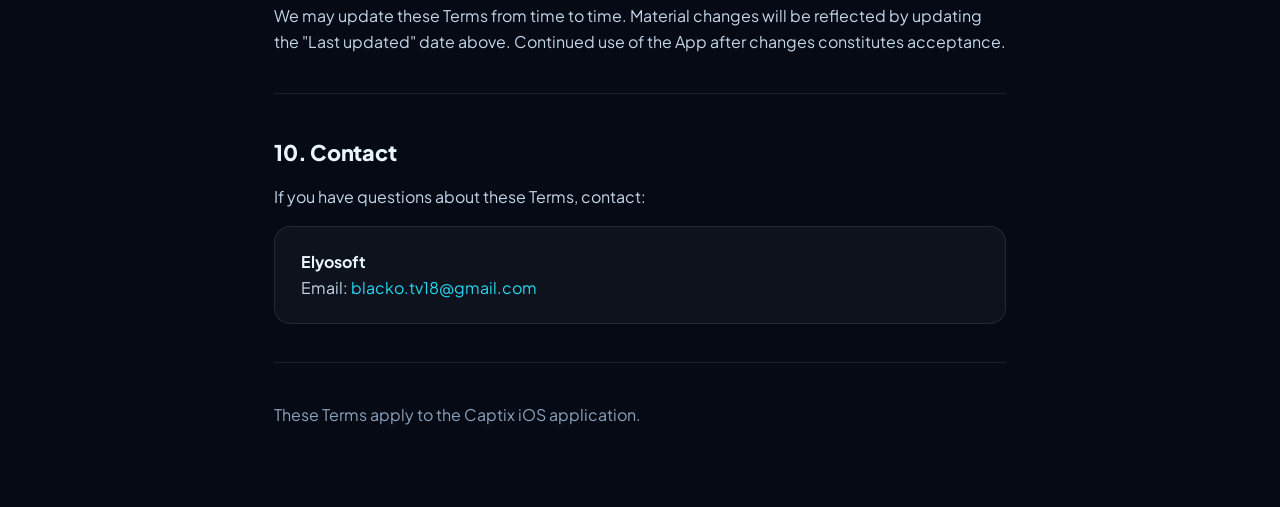
<file: terms/index.html>
<!DOCTYPE html>
<html lang="en">
<head>
  <meta charset="UTF-8" />
  <meta name="viewport" content="width=device-width, initial-scale=1.0" />
  <title>Captix — Terms of Use (EULA)</title>
  <meta name="description" content="Terms of Use (EULA) for Captix — subscription terms, licensing, and your responsibilities." />
  <link rel="icon" type="image/png" href="../assets/logo.png" />
  <link rel="preconnect" href="https://fonts.googleapis.com" />
  <link rel="preconnect" href="https://fonts.gstatic.com" crossorigin />
  <link href="https://fonts.googleapis.com/css2?family=Plus+Jakarta+Sans:wght@400;500;600;700;800&display=swap" rel="stylesheet" />
  <link rel="stylesheet" href="../style.css" />
  <style>
    .doc { position: relative; z-index: 1; max-width: 780px; margin: 0 auto; padding: 3rem 1.5rem 5rem; }
    .doc-head { text-align: center; margin-bottom: 3rem; }
    .doc-head img { width: 64px; height: 64px; border-radius: 16px; margin: 0 auto 1.2rem; box-shadow: 0 10px 40px rgba(37,216,238,.3); }
    .doc-head h1 { font-size: clamp(1.9rem, 4.5vw, 2.6rem); letter-spacing: -.02em; font-weight: 800; }
    .doc-head .updated { color: var(--muted); margin-top: .7rem; font-size: .95rem; }
    .back-link { display: inline-flex; align-items: center; gap: .4rem; color: var(--muted); font-weight: 600; margin-bottom: 2rem; transition: color .15s; }
    .back-link:hover { color: var(--ink); }
    .doc-body { color: #c4d6e8; font-size: 1rem; }
    .doc-body .intro { color: var(--muted); margin-bottom: 1.5rem; }
    .doc-body h2 {
      font-size: 1.35rem; font-weight: 800; color: var(--ink);
      margin: 2.6rem 0 .9rem; letter-spacing: -.01em;
    }
    .doc-body h3 { font-size: 1.08rem; font-weight: 700; color: var(--ink); margin: 1.6rem 0 .6rem; }
    .doc-body p { margin-bottom: 1rem; }
    .doc-body ul { margin: 0 0 1.2rem 1.2rem; }
    .doc-body li { margin-bottom: .55rem; }
    .doc-body a { color: var(--cyan); word-break: break-word; }
    .doc-body strong { color: var(--ink); }
    .doc-body hr { border: none; border-top: 1px solid var(--line); margin: 2.4rem 0; }
    .contact-block {
      background: var(--surface); border: 1px solid var(--line); border-radius: 16px;
      padding: 1.4rem 1.6rem; margin-top: 1rem;
    }
    .sub-table {
      width: 100%; border-collapse: collapse; margin: 0 0 1.2rem; font-size: .96rem;
      background: var(--surface); border: 1px solid var(--line); border-radius: 12px; overflow: hidden;
    }
    .sub-table th, .sub-table td { text-align: left; padding: .85rem 1rem; border-bottom: 1px solid var(--line); }
    .sub-table th { color: var(--ink); font-weight: 700; width: 38%; }
    .sub-table tr:last-child th, .sub-table tr:last-child td { border-bottom: none; }
    .sub-table td { color: #c4d6e8; }
  </style>
</head>
<body>
  <div class="glow glow-1" aria-hidden="true"></div>
  <div class="glow glow-2" aria-hidden="true"></div>

  <header class="nav">
    <a class="brand" href="../index.html">
      <img src="../assets/logo.png" alt="Captix logo" class="brand-logo" />
      <span class="brand-name">Captix</span>
    </a>
    <nav class="nav-links">
      <a href="../index.html#features">Features</a>
      <a href="../index.html#how">How it works</a>
      <a href="../support/">Support</a>
    </nav>
    <a href="../index.html#download" class="btn btn-primary btn-sm">Download</a>
  </header>

  <main class="doc">
    <a href="../index.html" class="back-link">← Back to home</a>

    <div class="doc-head">
      <img src="../assets/logo.png" alt="Captix logo" />
      <h1>Terms of Use (EULA)</h1>
      <p class="updated">Last updated: June 9, 2026</p>
    </div>

    <div class="doc-body">
      <p class="intro">These Terms of Use ("Terms", "EULA") govern your use of the Captix iOS application ("the App", "Captix"), developed by Elyosoft ("we", "us"). By downloading, installing, or using the App, you agree to these Terms. If you do not agree, do not use the App.</p>

      <hr />

      <h2>1. License</h2>
      <p>We grant you a personal, non-transferable, non-exclusive, revocable license to use the App on Apple devices that you own or control, as permitted by the <a href="https://www.apple.com/legal/internet-services/itunes/dev/stdeula/" target="_blank" rel="noopener">Apple Standard End User License Agreement (EULA)</a>, which is incorporated into these Terms by reference. Where these Terms and the Apple Standard EULA conflict, the stricter provision applies.</p>

      <hr />

      <h2>2. Subscriptions</h2>
      <p>Captix offers an <strong>auto-renewable subscription</strong> that unlocks premium features (such as additional transcription, translation, styling, and export capabilities). Subscription details:</p>

      <table class="sub-table">
        <tr>
          <th>Title</th>
          <td>Captix Pro (auto-renewable subscription)</td>
        </tr>
        <tr>
          <th>Plans &amp; length</th>
          <td><strong>Monthly</strong> — 1 month &nbsp;·&nbsp; <strong>Yearly</strong> — 12 months</td>
        </tr>
        <tr>
          <th>Price</th>
          <td><strong>Monthly: US$9.99</strong> per month &nbsp;·&nbsp; <strong>Yearly: US$49.99</strong> per year. Prices are in US dollars; the exact price shown on the App Store may vary by region and currency. The price and billing period are always displayed on the subscription/paywall screen before you confirm purchase.</td>
        </tr>
      </table>

      <h3>How billing works</h3>
      <ul>
        <li>Payment is charged to your <strong>Apple ID account</strong> at confirmation of purchase.</li>
        <li>The subscription <strong>automatically renews</strong> for the same period at the then-current price unless auto-renew is turned off at least <strong>24 hours before the end of the current period</strong>.</li>
        <li>Your account is charged for renewal <strong>within 24 hours prior to the end</strong> of the current period.</li>
        <li>You can <strong>manage or cancel</strong> your subscription in your device <strong>Settings → Apple ID → Subscriptions</strong> at any time. Cancellation takes effect at the end of the current billing period.</li>
        <li>If a <strong>free trial</strong> is offered, any unused portion is forfeited when you purchase a subscription, where applicable.</li>
      </ul>

      <h3>Payments and refunds</h3>
      <p>All purchases are processed by <strong>Apple</strong> through the App Store; we do not receive or store your payment details. Refunds are handled by Apple under their policies — request a refund at <a href="https://reportaproblem.apple.com" target="_blank" rel="noopener">reportaproblem.apple.com</a>.</p>

      <hr />

      <h2>3. Acceptable Use</h2>
      <p>You agree not to:</p>
      <ul>
        <li>Use the App for any unlawful purpose or to process content you do not have the rights to.</li>
        <li>Reverse engineer, decompile, or attempt to extract the source code of the App, except as permitted by law.</li>
        <li>Resell, redistribute, or sublicense the App or your subscription.</li>
        <li>Interfere with or disrupt the App or its supporting infrastructure.</li>
      </ul>
      <p>You are solely responsible for the videos, audio, and text you process with the App and for ensuring you have the necessary rights to that content.</p>

      <hr />

      <h2>4. Intellectual Property</h2>
      <p>The App, including its design, branding, and software, is owned by Elyosoft and protected by intellectual property laws. These Terms do not grant you any rights to our trademarks or branding. You retain ownership of the content you create using the App.</p>

      <hr />

      <h2>5. Third-Party Services</h2>
      <p>The App relies on third-party providers (such as speech-to-text and AI services) to deliver its features. Your use of those features is also subject to those providers' terms. See our <a href="../privacy/">Privacy Policy</a> for details on how content is processed.</p>

      <hr />

      <h2>6. Disclaimer of Warranties</h2>
      <p>The App is provided <strong>"as is" and "as available"</strong> without warranties of any kind, whether express or implied, including fitness for a particular purpose, accuracy of transcriptions or translations, and uninterrupted operation. You use the App at your own risk.</p>

      <hr />

      <h2>7. Limitation of Liability</h2>
      <p>To the maximum extent permitted by law, Elyosoft is not liable for any indirect, incidental, or consequential damages arising from your use of the App. Our total liability for any claim is limited to the amount you paid for the App or subscription in the 12 months preceding the claim.</p>

      <hr />

      <h2>8. Termination</h2>
      <p>We may suspend or terminate your access to the App if you violate these Terms. You may stop using the App at any time. Sections relating to intellectual property, disclaimers, and limitation of liability survive termination.</p>

      <hr />

      <h2>9. Changes to These Terms</h2>
      <p>We may update these Terms from time to time. Material changes will be reflected by updating the "Last updated" date above. Continued use of the App after changes constitutes acceptance.</p>

      <hr />

      <h2>10. Contact</h2>
      <p>If you have questions about these Terms, contact:</p>
      <div class="contact-block">
        <p style="margin:0;"><strong>Elyosoft</strong><br />
        Email: <a href="mailto:blacko.tv18@gmail.com?subject=Captix%20Terms">blacko.tv18@gmail.com</a></p>
      </div>

      <hr />

      <p class="intro" style="margin-bottom:0;">These Terms apply to the Captix iOS application.</p>
    </div>
  </main>
</body>
</html>
</file>
<file: style.css>
/* ============ Captix — base ============ */
:root {
  --bg:        #050a14;
  --bg-2:      #081224;
  --surface:   rgba(255,255,255,.035);
  --surface-2: rgba(255,255,255,.06);
  --line:      rgba(255,255,255,.09);
  --ink:       #eaf6ff;
  --muted:     #8ba3bd;
  --cyan:      #25d8ee;
  --teal:      #3bf0c9;
  --grad:      linear-gradient(120deg, #25d8ee 0%, #3bf0c9 100%);
  --radius:    20px;
  --max:       1140px;
}

* { box-sizing: border-box; margin: 0; padding: 0; }

html { scroll-behavior: smooth; }

body {
  font-family: "Plus Jakarta Sans", system-ui, -apple-system, sans-serif;
  background: var(--bg);
  color: var(--ink);
  line-height: 1.6;
  overflow-x: hidden;
  -webkit-font-smoothing: antialiased;
}

a { color: inherit; text-decoration: none; }
img { display: block; max-width: 100%; }

/* ambient glows */
.glow {
  position: fixed;
  border-radius: 50%;
  filter: blur(120px);
  z-index: 0;
  pointer-events: none;
  opacity: .5;
}
.glow-1 { top: -180px; left: -120px; width: 520px; height: 520px;
  background: radial-gradient(circle, rgba(37,216,238,.55), transparent 70%); }
.glow-2 { top: 480px; right: -160px; width: 560px; height: 560px;
  background: radial-gradient(circle, rgba(59,240,201,.32), transparent 70%); }

/* ============ buttons ============ */
.btn {
  display: inline-flex;
  align-items: center;
  gap: .55rem;
  font-weight: 700;
  font-size: .98rem;
  padding: .85rem 1.4rem;
  border-radius: 999px;
  transition: transform .18s ease, box-shadow .18s ease, background .18s ease;
  cursor: pointer;
  white-space: nowrap;
}
.btn-primary {
  background: var(--grad);
  color: #032018;
  box-shadow: 0 8px 30px rgba(37,216,238,.3);
}
.btn-primary:hover { transform: translateY(-2px); box-shadow: 0 12px 40px rgba(37,216,238,.45); }
.btn-ghost {
  background: var(--surface);
  color: var(--ink);
  border: 1px solid var(--line);
}
.btn-ghost:hover { background: var(--surface-2); transform: translateY(-2px); }
.btn-sm { padding: .6rem 1.1rem; font-size: .9rem; }
.btn-lg { padding: 1.05rem 1.9rem; font-size: 1.08rem; }
.apple-ico { width: 18px; height: 18px; object-fit: contain; }
.apple-ico-lg { width: 21px; height: 21px; }

/* ============ nav ============ */
.nav {
  position: sticky;
  top: 0;
  z-index: 50;
  display: flex;
  align-items: center;
  gap: 1.5rem;
  max-width: var(--max);
  margin: 0 auto;
  padding: 1rem 1.5rem;
  width: 100%;
}
.nav::before {
  content: "";
  position: absolute;
  inset: 0;
  background: rgba(5,10,20,.6);
  backdrop-filter: blur(14px);
  border-bottom: 1px solid var(--line);
  z-index: -1;
}
.brand { display: flex; align-items: center; gap: .6rem; }
.brand-logo { width: 34px; height: 34px; border-radius: 9px; }
.brand-name { font-weight: 800; font-size: 1.25rem; letter-spacing: -.02em; }
.nav-links { display: flex; gap: 1.6rem; margin-left: auto; }
.nav-links a { color: var(--muted); font-weight: 500; font-size: .95rem; transition: color .15s; }
.nav-links a:hover { color: var(--ink); }

/* ============ hero ============ */
.hero {
  position: relative;
  z-index: 1;
  max-width: var(--max);
  margin: 0 auto;
  padding: 4.5rem 1.5rem 3rem;
  display: grid;
  grid-template-columns: 1.05fr .95fr;
  gap: 3rem;
  align-items: center;
}
.pill {
  display: inline-block;
  font-size: .82rem;
  font-weight: 600;
  color: var(--cyan);
  background: rgba(37,216,238,.1);
  border: 1px solid rgba(37,216,238,.25);
  padding: .35rem .9rem;
  border-radius: 999px;
  margin-bottom: 1.4rem;
}
.hero h1 {
  font-size: clamp(2.4rem, 5vw, 3.7rem);
  line-height: 1.05;
  letter-spacing: -.03em;
  font-weight: 800;
}
.grad {
  background: var(--grad);
  -webkit-background-clip: text;
  background-clip: text;
  -webkit-text-fill-color: transparent;
}
.lead {
  color: var(--muted);
  font-size: 1.15rem;
  margin: 1.4rem 0 2rem;
  max-width: 30rem;
}
.hero-actions { display: flex; flex-wrap: wrap; gap: .9rem; align-items: center; }
.hero-meta {
  display: flex;
  flex-wrap: wrap;
  gap: 1.4rem;
  margin-top: 2.2rem;
  color: var(--muted);
  font-size: .92rem;
  font-weight: 500;
}

/* hero visual */
.hero-visual { position: relative; display: flex; justify-content: center; }
.phone-glow {
  position: absolute;
  inset: -8% 18%;
  background: var(--grad);
  filter: blur(70px);
  opacity: .35;
  border-radius: 50%;
  z-index: 0;
}
.hero-shot {
  position: relative;
  z-index: 1;
  width: 100%;
  max-width: 330px;
  border-radius: 30px;
  border: 1px solid var(--line);
  box-shadow: 0 30px 80px rgba(0,0,0,.6);
}

/* ============ strip ============ */
.strip {
  max-width: var(--max);
  margin: 1rem auto 0;
  padding: 1.6rem 1.5rem;
  display: flex;
  align-items: center;
  gap: 2rem;
  flex-wrap: wrap;
  border-top: 1px solid var(--line);
  border-bottom: 1px solid var(--line);
}
.strip > span { color: var(--muted); font-size: .85rem; text-transform: uppercase; letter-spacing: .12em; }
.strip-items { display: flex; gap: 2.2rem; flex-wrap: wrap; }
.strip-items b { font-size: 1.25rem; font-weight: 700; color: rgba(234,246,255,.55); }

/* ============ sections ============ */
.section {
  position: relative;
  z-index: 1;
  max-width: var(--max);
  margin: 0 auto;
  padding: 5.5rem 1.5rem;
}
.section-head { text-align: center; max-width: 38rem; margin: 0 auto 3rem; }
.section-head.left { text-align: left; margin: 0; }
.eyebrow {
  display: inline-block;
  color: var(--cyan);
  font-weight: 700;
  font-size: .82rem;
  text-transform: uppercase;
  letter-spacing: .14em;
  margin-bottom: .8rem;
}
.section-head h2 {
  font-size: clamp(1.8rem, 3.5vw, 2.6rem);
  letter-spacing: -.02em;
  line-height: 1.12;
  font-weight: 800;
}
.section-head p { color: var(--muted); margin-top: 1rem; font-size: 1.08rem; }

/* feature grid */
.grid {
  display: grid;
  grid-template-columns: repeat(4, 1fr);
  gap: 1.1rem;
}
.card {
  background: var(--surface);
  border: 1px solid var(--line);
  border-radius: var(--radius);
  padding: 1.6rem 1.4rem;
  transition: transform .2s ease, border-color .2s ease, background .2s ease;
}
.card:hover {
  transform: translateY(-4px);
  border-color: rgba(37,216,238,.4);
  background: var(--surface-2);
}
.ico {
  font-size: 1.7rem;
  width: 52px; height: 52px;
  display: grid; place-items: center;
  background: rgba(37,216,238,.1);
  border: 1px solid rgba(37,216,238,.2);
  border-radius: 14px;
  margin-bottom: 1.1rem;
}
.card h3 { font-size: 1.12rem; font-weight: 700; margin-bottom: .5rem; }
.card p { color: var(--muted); font-size: .94rem; }

/* ============ how it works ============ */
.how .steps {
  display: grid;
  grid-template-columns: repeat(4, 1fr);
  gap: 1.2rem;
}
.step {
  position: relative;
  background: var(--surface);
  border: 1px solid var(--line);
  border-radius: var(--radius);
  padding: 2rem 1.5rem;
}
.num {
  display: grid; place-items: center;
  width: 44px; height: 44px;
  border-radius: 50%;
  background: var(--grad);
  color: #032018;
  font-weight: 800;
  font-size: 1.15rem;
  margin-bottom: 1.2rem;
}
.step h3 { font-size: 1.1rem; margin-bottom: .4rem; }
.step p { color: var(--muted); font-size: .94rem; }

/* ============ who ============ */
.who-inner {
  background: var(--bg-2);
  border: 1px solid var(--line);
  border-radius: 28px;
  padding: 3rem;
  display: grid;
  grid-template-columns: 1fr 1fr;
  gap: 2.5rem;
  align-items: center;
}
.tags { display: flex; flex-wrap: wrap; gap: .8rem; }
.tags span {
  background: rgba(37,216,238,.08);
  border: 1px solid rgba(37,216,238,.22);
  color: var(--ink);
  padding: .7rem 1.3rem;
  border-radius: 999px;
  font-weight: 600;
  font-size: 1rem;
}

/* ============ CTA ============ */
.cta {
  position: relative;
  z-index: 1;
  max-width: 760px;
  margin: 2rem auto 5rem;
  padding: 4rem 2rem;
  text-align: center;
  background: var(--bg-2);
  border: 1px solid var(--line);
  border-radius: 32px;
  overflow: hidden;
}
.cta::before {
  content: "";
  position: absolute;
  top: -50%; left: 50%;
  transform: translateX(-50%);
  width: 480px; height: 480px;
  background: radial-gradient(circle, rgba(37,216,238,.3), transparent 65%);
  z-index: 0;
}
.cta > * { position: relative; z-index: 1; }
.cta-logo { width: 76px; height: 76px; border-radius: 18px; margin: 0 auto 1.6rem; box-shadow: 0 10px 40px rgba(37,216,238,.35); }
.cta h2 { font-size: clamp(1.7rem, 3.5vw, 2.4rem); letter-spacing: -.02em; font-weight: 800; }
.cta p { color: var(--muted); margin: 1rem auto 2rem; font-size: 1.1rem; max-width: 30rem; }

/* ============ footer ============ */
.footer {
  max-width: var(--max);
  margin: 0 auto;
  padding: 2.5rem 1.5rem 3rem;
  display: flex;
  align-items: center;
  gap: 1.5rem;
  flex-wrap: wrap;
  border-top: 1px solid var(--line);
}
.foot-brand { display: flex; align-items: center; gap: .55rem; font-weight: 800; font-size: 1.1rem; }
.foot-brand img { width: 28px; height: 28px; border-radius: 8px; }
.foot-links { display: flex; gap: 1.4rem; margin-left: auto; }
.foot-links a { color: var(--muted); font-size: .92rem; transition: color .15s; }
.foot-links a:hover { color: var(--ink); }
.copy { width: 100%; color: var(--muted); font-size: .85rem; }

/* ============ responsive ============ */
@media (max-width: 900px) {
  .hero { grid-template-columns: 1fr; text-align: center; padding-top: 3rem; }
  .hero-copy { display: flex; flex-direction: column; align-items: center; }
  .lead { max-width: none; }
  .hero-visual { order: -1; }
  .grid { grid-template-columns: repeat(2, 1fr); }
  .how .steps { grid-template-columns: repeat(2, 1fr); }
  .who-inner { grid-template-columns: 1fr; padding: 2.2rem; }
  .section-head.left { text-align: center; }
}
@media (max-width: 560px) {
  .nav-links { display: none; }
  .grid { grid-template-columns: 1fr; }
  .how .steps { grid-template-columns: 1fr; }
  .strip { justify-content: center; }
  .footer { flex-direction: column; text-align: center; }
  .foot-links { margin: 0; }
}
</file>
